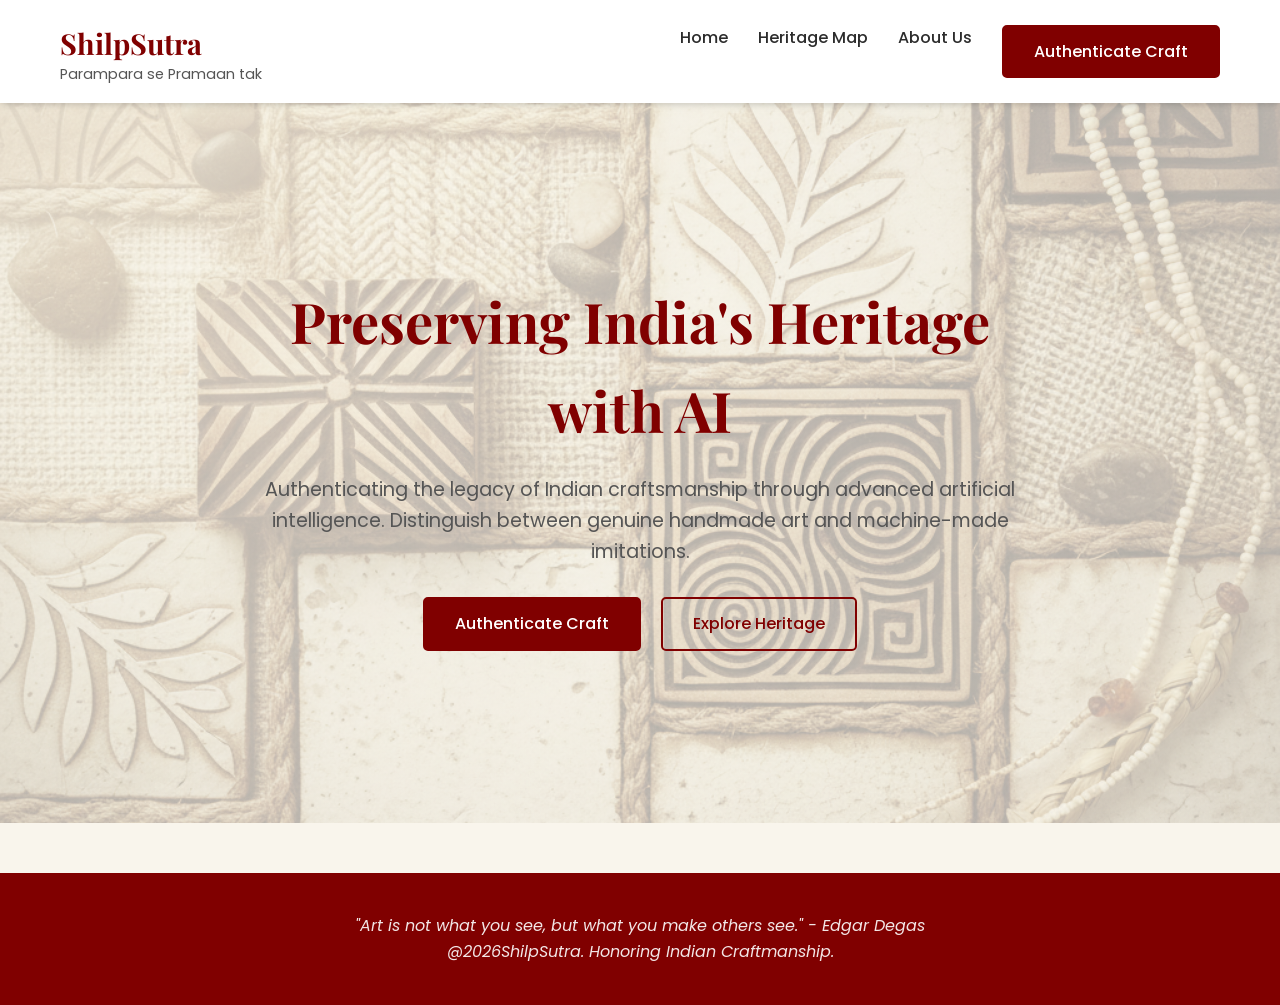
<file: ShilpSutra_Frontend/index.html>
<!DOCTYPE html>
<html lang="en">

<head>
    <meta charset="UTF-8">
    <meta name="viewport" content="width=device-width, initial-scale=1.0">
    <title>ShilpSutra - Parampara se Pramaan tak</title>
    <link rel="stylesheet" href="css/style.css">
    <link rel="stylesheet" href="https://cdnjs.cloudflare.com/ajax/libs/font-awesome/6.0.0/css/all.min.css">
</head>

<body>
    <header>
        <div class="container">
            <nav>
                <div class="logo">
                    <h1>ShilpSutra</h1>
                    <span>Parampara se Pramaan tak</span>
                </div>
                <div class="nav-links">
                    <a href="index.html">Home</a>
                    <a href="heritage.html">Heritage Map</a>
                    <a href="about.html">About Us</a>
                    <a href="authenticate.html" class="btn">Authenticate Craft</a>
                </div>
            </nav>
        </div>
    </header>

    <main>
        <section class="hero">
            <div class="container hero-content">
                <h1>Preserving India's Heritage with AI</h1>
                <p>Authenticating the legacy of Indian craftsmanship through advanced artificial intelligence.
                    Distinguish between genuine handmade art and machine-made imitations.</p>
                <div class="action-buttons">
                    <a href="authenticate.html" class="btn">Authenticate Craft</a>
                    <a href="heritage.html" class="btn btn-secondary">Explore Heritage</a>
                </div>
            </div>
        </section>
    </main>

    <footer>
        <div class="container">
            <p>"Art is not what you see, but what you make others see." - Edgar Degas</p>
            <p>@2026ShilpSutra. Honoring Indian Craftmanship.</p>
        </div>
    </footer>

    <script src="js/script.js"></script>
</body>

</html>
</file>
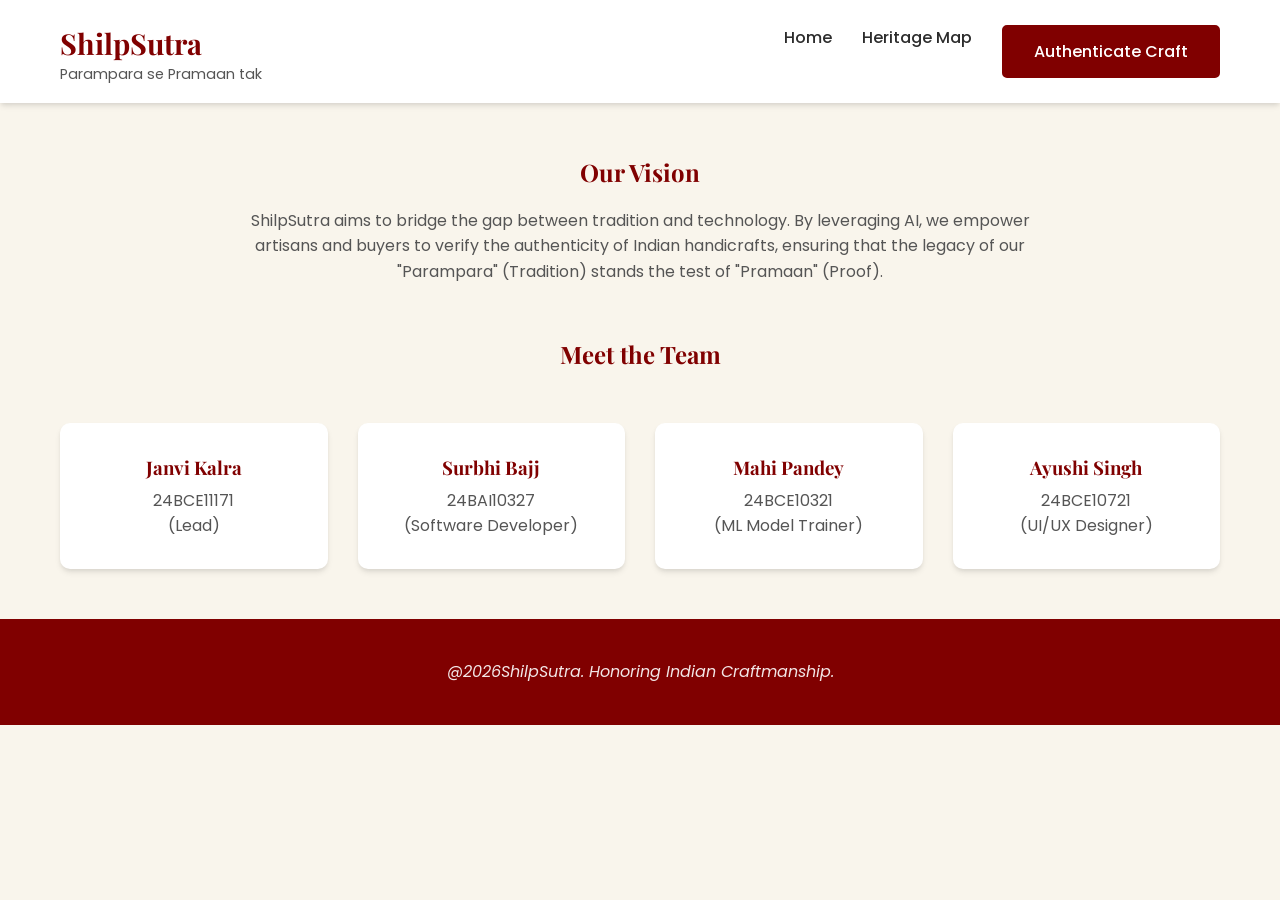
<file: ShilpSutra_Frontend/about.html>
<!DOCTYPE html>
<html lang="en">

<head>
    <meta charset="UTF-8">
    <meta name="viewport" content="width=device-width, initial-scale=1.0">
    <title>About Us - ShilpSutra</title>
    <link rel="stylesheet" href="css/style.css">
    <link rel="stylesheet" href="https://cdnjs.cloudflare.com/ajax/libs/font-awesome/6.0.0/css/all.min.css">
</head>

<body>
    <header>
        <div class="container">
            <nav>
                <div class="logo">
                    <h1>ShilpSutra</h1>
                    <span>Parampara se Pramaan tak</span>
                </div>
                <div class="nav-links">
                    <a href="index.html">Home</a>
                    <a href="heritage.html">Heritage Map</a>
                    <a href="authenticate.html" class="btn">Authenticate Craft</a>
                </div>
            </nav>
        </div>
    </header>

    <main>
        <div class="container">
            <section class="about-section" style="text-align: center; margin: 50px 0;">
                <h2>Our Vision</h2>
                <p style="max-width: 800px; margin: 0 auto; color: var(--text-light);">
                    ShilpSutra aims to bridge the gap between tradition and technology. By leveraging AI, we empower
                    artisans and buyers to verify the authenticity of Indian handicrafts, ensuring that the legacy of
                    our "Parampara" (Tradition) stands the test of "Pramaan" (Proof).
                </p>
            </section>

            <section class="team-section">
                <h2 style="text-align: center;">Meet the Team</h2>
                <div class="team-grid">
                    <div class="team-card">
                        <h3>Janvi Kalra</h3>
                        <p>24BCE11171</p>
                        <p>(Lead)</p>
                    </div>
                    <div class="team-card">
                        <h3>Surbhi Bajj</h3>
                        <p>24BAI10327</p>
                        <p>(Software Developer)</p>
                    </div>
                    <div class="team-card">
                        <h3>Mahi Pandey</h3>
                        <p>24BCE10321 </p>
                        <p>(ML Model Trainer)</p>
                    </div>
                    <div class="team-card">
                        <h3>Ayushi Singh</h3>
                        <p>24BCE10721 </p>
                        <p>(UI/UX Designer)</p>
                    </div>
                </div>
            </section>
        </div>
    </main>

    <footer>
        <div class="container">
            <p>@2026ShilpSutra. Honoring Indian Craftmanship.</p>
        </div>
    </footer>

    <script src="js/script.js"></script>
</body>

</html>
</file>
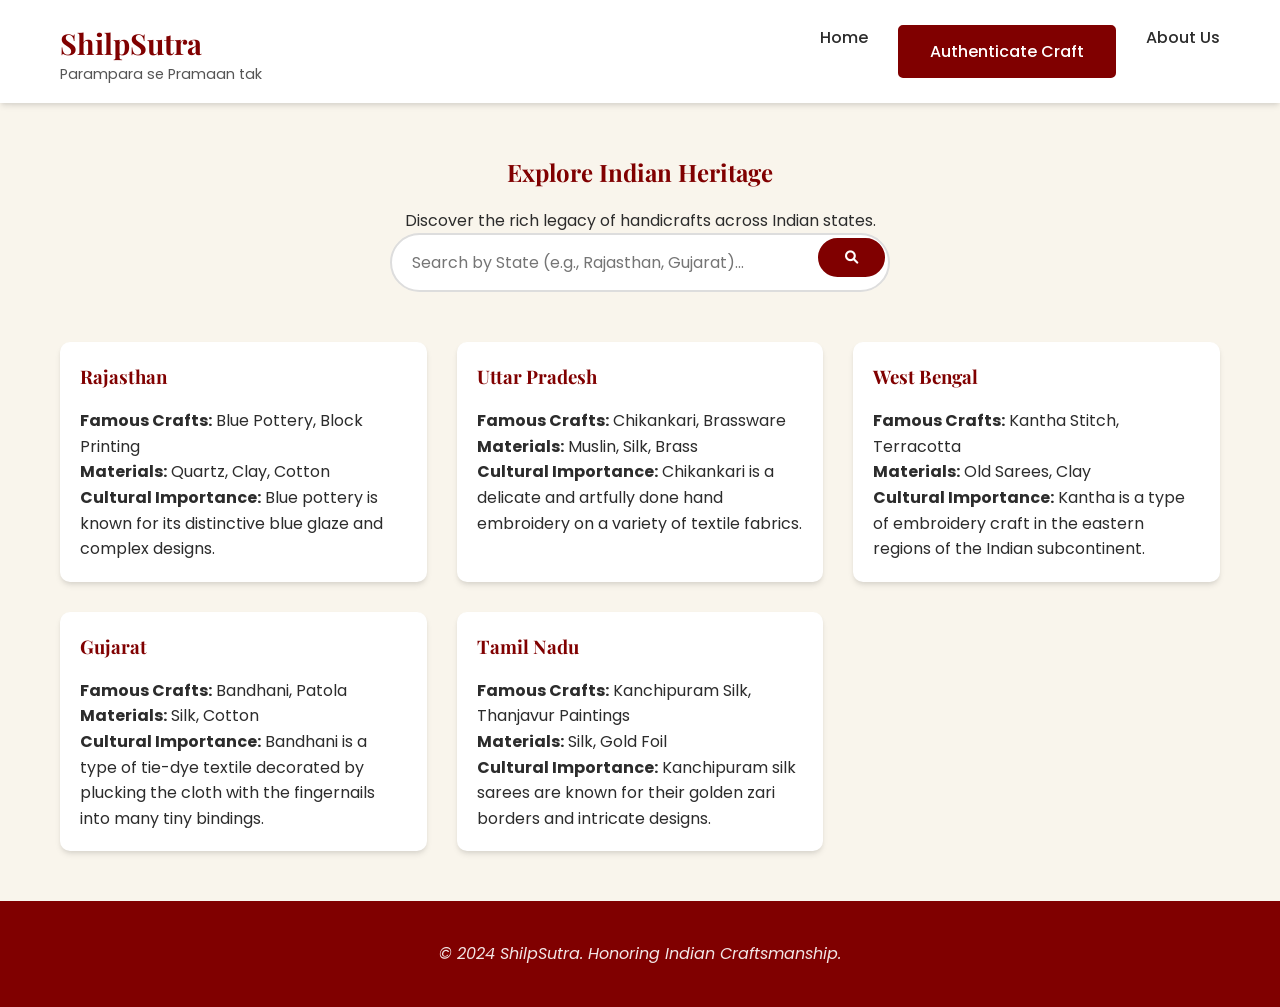
<file: ShilpSutra_Frontend/heritage.html>
<!DOCTYPE html>
<html lang="en">

<head>
    <meta charset="UTF-8">
    <meta name="viewport" content="width=device-width, initial-scale=1.0">
    <title>Heritage Map - ShilpSutra</title>
    <link rel="stylesheet" href="css/style.css">
    <link rel="stylesheet" href="https://cdnjs.cloudflare.com/ajax/libs/font-awesome/6.0.0/css/all.min.css">
</head>

<body>
    <header>
        <div class="container">
            <nav>
                <div class="logo">
                    <h1>ShilpSutra</h1>
                    <span>Parampara se Pramaan tak</span>
                </div>
                <div class="nav-links">
                    <a href="index.html">Home</a>
                    <a href="authenticate.html" class="btn">Authenticate Craft</a>
                    <a href="about.html">About Us</a>
                </div>
            </nav>
        </div>
    </header>

    <main>
        <div class="container">
            <div class="search-container">
                <h2>Explore Indian Heritage</h2>
                <p>Discover the rich legacy of handicrafts across Indian states.</p>
                <div class="search-box">
                    <input type="text" id="stateSearch" placeholder="Search by State (e.g., Rajasthan, Gujarat)...">
                    <button id="searchBtn" class="search-btn btn"><i class="fas fa-search"></i></button>
                </div>
            </div>

            <div id="heritageResults" class="heritage-results">
                <!-- Results will be injected here by JS -->
            </div>
        </div>
    </main>

    <footer>
        <div class="container">
            <p>&copy; 2024 ShilpSutra. Honoring Indian Craftsmanship.</p>
        </div>
    </footer>

    <script src="js/script.js"></script>
</body>

</html>
</file>
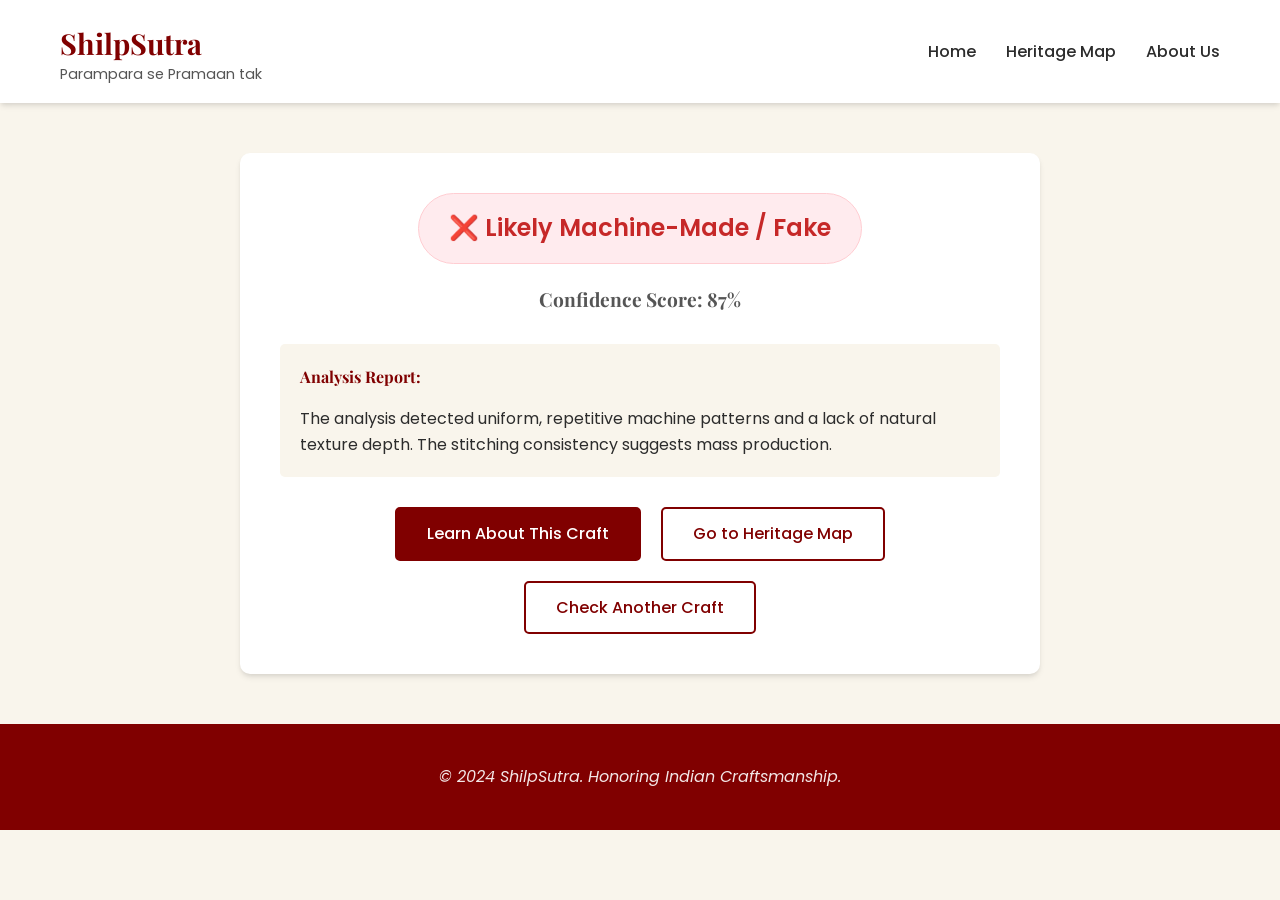
<file: ShilpSutra_Frontend/result.html>
<!DOCTYPE html>
<html lang="en">

<head>
    <meta charset="UTF-8">
    <meta name="viewport" content="width=device-width, initial-scale=1.0">
    <title>Result - ShilpSutra</title>
    <link rel="stylesheet" href="css/style.css">
    <link rel="stylesheet" href="https://cdnjs.cloudflare.com/ajax/libs/font-awesome/6.0.0/css/all.min.css">
</head>

<body>
    <header>
        <div class="container">
            <nav>
                <div class="logo">
                    <h1>ShilpSutra</h1>
                    <span>Parampara se Pramaan tak</span>
                </div>
                <div class="nav-links">
                    <a href="index.html">Home</a>
                    <a href="heritage.html">Heritage Map</a>
                    <a href="about.html">About Us</a>
                </div>
            </nav>
        </div>
    </header>

    <main>
        <div class="container">
            <div class="result-container">
                <div id="resultBadge" class="result-badge">Loading...</div>
                <div class="image-box">
                    <!-- Image would be retrieved here in a real app -->
                </div>
                <h3 id="confidenceScore" class="confidence-score">Confidence Score: --%</h3>

                <div class="result-explanation">
                    <h4>Analysis Report:</h4>
                    <p id="explanation">Analyzing pattern irregularities and texture depth...</p>
                </div>

                <div class="action-buttons">
                    <a href="heritage.html" class="btn">Learn About This Craft</a>
                    <a href="heritage.html" class="btn btn-secondary">Go to Heritage Map</a>
                    <a href="authenticate.html" class="btn btn-secondary">Check Another Craft</a>
                </div>
            </div>
        </div>
    </main>

    <footer>
        <div class="container">
            <p>&copy; 2024 ShilpSutra. Honoring Indian Craftsmanship.</p>
        </div>
    </footer>

    <script src="js/script.js"></script>
</body>

</html>
</file>
<file: ShilpSutra_Frontend/css/style.css>
/* Google Fonts */
@import url('https://fonts.googleapis.com/css2?family=Playfair+Display:wght@400;600;700&family=Poppins:wght@300;400;500;600&display=swap');

/* CSS Variables */
:root {
    --primary-color: #F9F5EC;
    /* Ivory/Beige */
    --secondary-color: #800000;
    /* Muted Maroon */
    --accent-color: #D4AF37;
    /* Gold */
    --text-color: #2C2C2C;
    /* Dark Charcoal */
    --text-light: #555555;
    --white: #FFFFFF;
    --shadow: 0 4px 6px -1px rgba(0, 0, 0, 0.1), 0 2px 4px -1px rgba(0, 0, 0, 0.06);
    --transition: all 0.3s ease;
}

* {
    margin: 0;
    padding: 0;
    box-sizing: border-box;
}

body {
    font-family: 'Poppins', sans-serif;
    background-color: var(--primary-color);
    color: var(--text-color);
    line-height: 1.6;
}

h1,
h2,
h3,
h4,
h5,
h6 {
    font-family: 'Playfair Display', serif;
    color: var(--secondary-color);
    margin-bottom: 1rem;
}

a {
    text-decoration: none;
    color: inherit;
    transition: var(--transition);
}

ul {
    list-style: none;
}

img {
    max-width: 100%;
    display: block;
}

/* Utility Classes */
.container {
    max-width: 1200px;
    margin: 0 auto;
    padding: 0 20px;
}

.btn {
    display: inline-block;
    padding: 12px 30px;
    background-color: var(--secondary-color);
    color: var(--white);
    border: 2px solid var(--secondary-color);
    border-radius: 5px;
    font-weight: 500;
    cursor: pointer;
    transition: var(--transition);
}

.btn:hover {
    background-color: transparent;
    color: var(--secondary-color);
}

.btn-secondary {
    background-color: transparent;
    color: var(--secondary-color);
    border: 2px solid var(--secondary-color);
}

.btn-secondary:hover {
    background-color: var(--secondary-color);
    color: var(--white);
}

/* Header */
header {
    background-color: var(--white);
    box-shadow: var(--shadow);
    position: sticky;
    top: 0;
    z-index: 1000;
}

nav {
    display: flex;
    justify-content: space-between;
    align-items: center;
    padding: 20px 0;
}

.logo h1 {
    font-size: 1.8rem;
    margin: 0;
    color: var(--secondary-color);
}

.logo span {
    font-family: 'Poppins', sans-serif;
    font-size: 0.9rem;
    color: var(--text-light);
    display: block;
    line-height: 1.2;
}

.nav-links {
    display: flex;
    gap: 30px;
}

.nav-links a {
    font-weight: 500;
}

.nav-links a:hover {
    color: var(--accent-color);
}

/* Hero Section */
.hero {
    height: 80vh;
    display: flex;
    align-items: center;
    background: linear-gradient(rgba(249, 245, 236, 0.7), rgba(249, 245, 236, 0.7)), url('../images/hero_bg.png');
    background-size: cover;
    background-position: center;
    text-align: center;
}

.hero-content {
    max-width: 800px;
    margin: 0 auto;
}

.hero h1 {
    font-size: 3.5rem;
    margin-bottom: 20px;
}

.hero p {
    font-size: 1.2rem;
    color: var(--text-light);
    margin-bottom: 30px;
}

/* Authentication Page */
.auth-container {
    max-width: 600px;
    margin: 50px auto;
    padding: 40px;
    background: var(--white);
    border-radius: 10px;
    box-shadow: var(--shadow);
    text-align: center;
}

.upload-box {
    border: 2px dashed var(--accent-color);
    padding: 40px;
    margin: 30px 0;
    border-radius: 10px;
    cursor: pointer;
    transition: var(--transition);
}

.upload-box:hover {
    background-color: rgba(212, 175, 55, 0.1);
}

.upload-box i {
    font-size: 3rem;
    color: var(--accent-color);
    margin-bottom: 20px;
}

#imagePreview {
    max-width: 100%;
    margin-top: 20px;
    border-radius: 5px;
    display: none;
}

/* Result Page */
.result-container {
    max-width: 800px;
    margin: 50px auto;
    text-align: center;
    padding: 40px;
    background: var(--white);
    border-radius: 10px;
    box-shadow: var(--shadow);
}

.result-badge {
    font-size: 1.5rem;
    font-weight: 600;
    padding: 15px 30px;
    border-radius: 50px;
    display: inline-block;
    margin-bottom: 20px;
}

.authentic {
    background-color: #e8f5e9;
    color: #2e7d32;
    border: 1px solid #c8e6c9;
}

.fake {
    background-color: #ffebee;
    color: #c62828;
    border: 1px solid #ffcdd2;
}

.confidence-score {
    font-size: 1.2rem;
    color: var(--text-light);
    margin-bottom: 30px;
}

.result-explanation {
    text-align: left;
    background: var(--primary-color);
    padding: 20px;
    border-radius: 5px;
    margin-bottom: 30px;
}

.action-buttons {
    display: flex;
    justify-content: center;
    gap: 20px;
    flex-wrap: wrap;
}

/* Heritage Page */
.search-container {
    text-align: center;
    margin: 50px 0;
}

.search-box {
    position: relative;
    max-width: 500px;
    margin: 0 auto;
}

.search-box input {
    width: 100%;
    padding: 15px 20px;
    border: 2px solid #ddd;
    border-radius: 50px;
    font-size: 1rem;
    font-family: inherit;
    transition: var(--transition);
}

.search-box input:focus {
    outline: none;
    border-color: var(--secondary-color);
}

.search-btn {
    position: absolute;
    right: 5px;
    top: 5px;
    border-radius: 50px;
    padding: 10px 25px;
}


.heritage-results {
    display: grid;
    grid-template-columns: repeat(auto-fit, minmax(300px, 1fr));
    gap: 30px;
    margin-top: 50px;
}

.craft-card {
    background: var(--white);
    padding: 20px;
    border-radius: 10px;
    box-shadow: var(--shadow);
    transition: var(--transition);
}

.craft-card:hover {
    transform: translateY(-5px);
}

/* About Page */
.team-grid {
    display: grid;
    grid-template-columns: repeat(auto-fit, minmax(250px, 1fr));
    gap: 30px;
    margin-top: 50px;
}

.team-card {
    background: var(--white);
    padding: 30px;
    border-radius: 10px;
    box-shadow: var(--shadow);
    text-align: center;
}

.team-card h3 {
    margin-bottom: 5px;
}

.team-card p {
    color: var(--text-light);
}

/* Footer */
footer {
    background-color: var(--secondary-color);
    color: var(--white);
    padding: 40px 0;
    text-align: center;
    margin-top: 50px;
}

footer p {
    font-style: italic;
    opacity: 0.9;
}

/* Responsive */
@media (max-width: 768px) {
    .nav-links {
        display: none;
        /* Simple mobile hide for MVP */
    }

    .hero h1 {
        font-size: 2.5rem;
    }

    .action-buttons {
        flex-direction: column;
    }
}
</file>
